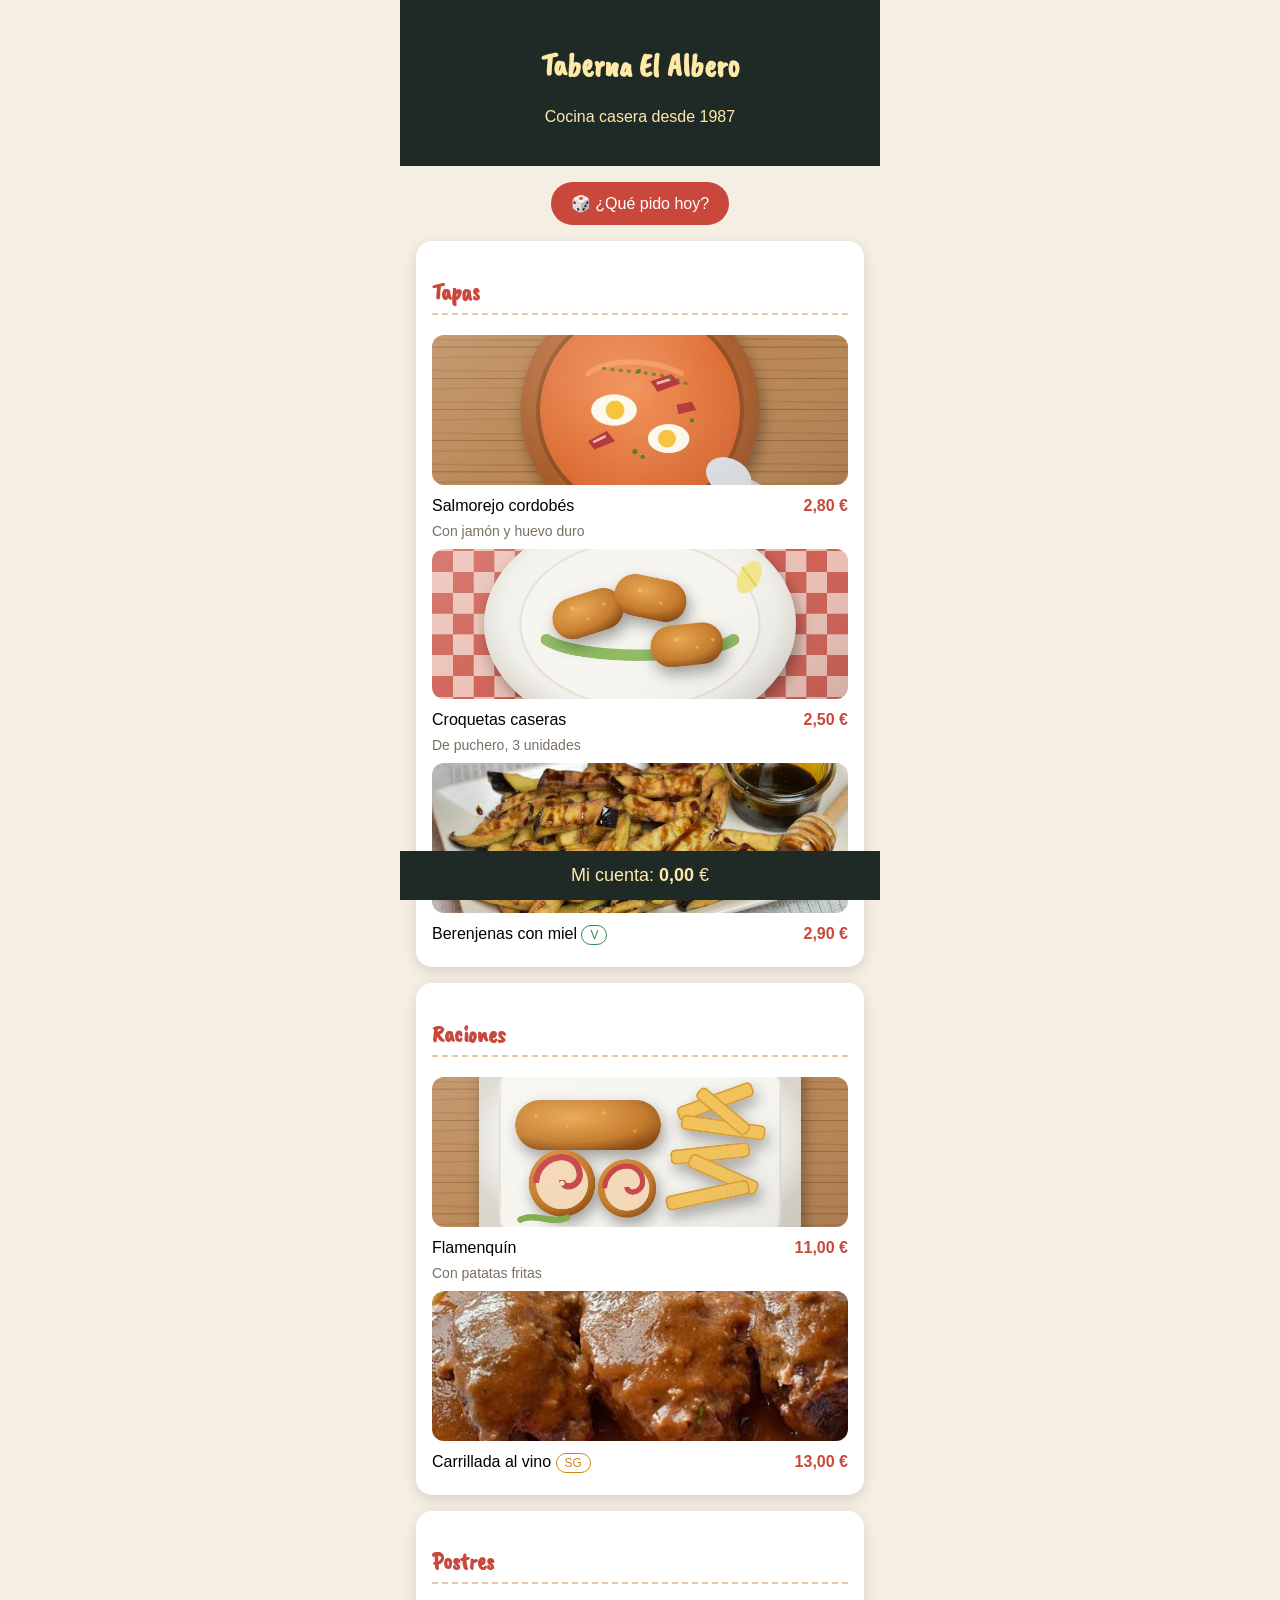
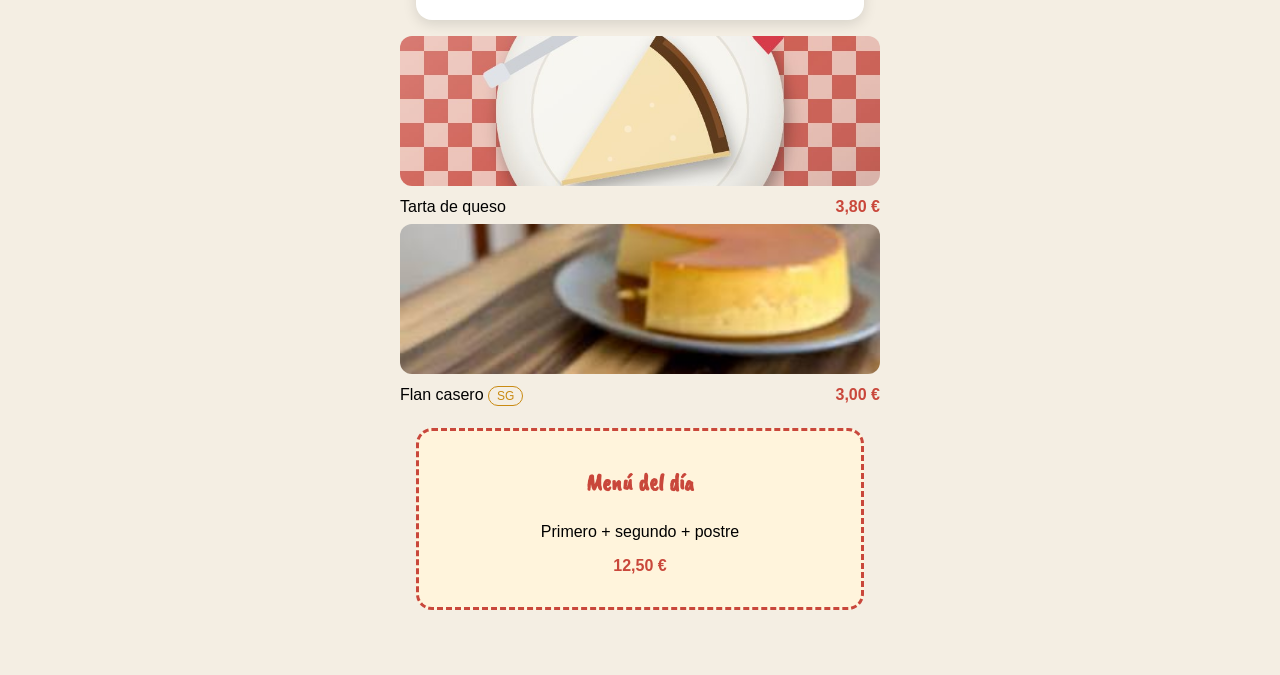
<file: index.html>
<!DOCTYPE html>
<html lang="es">
<head>
  <meta charset="utf-8">
  <meta name="viewport"
        content="width=device-width, initial-scale=1">
  <link rel="stylesheet" href="css/estilo.css"/>
  <title>Taberna El Albero · Carta</title>
  <link rel="stylesheet"
  href="https://fonts.googleapis.com/css2?family=Caveat+Brush">
  <style>
    /* aquí va todo tu CSS */
  
  </style>
</head>
<body>
  <!-- aquí va tu carta -->
  <header>
  <h1>Taberna El Albero</h1>
  <p>Cocina casera desde 1987</p>
</header>
<button id="sorpresa">🎲 ¿Qué pido hoy?</button>
<p id="consejo"></p>
<section>
  <h2>Tapas</h2>
  <img src="salmorejo.jpg"
     alt="Salmorejo cordobés">
     
  <!-- aquí los platos -->
  <div class="plato">
  <span>Salmorejo cordobés</span>
  <span class="precio">2,80 €</span>
</div>
<p class="desc">Con jamón y huevo duro</p>


<img src="croquetas.jpg"
     alt="Croquetas caseras">
<div class="plato">
  <span>Croquetas caseras</span>
  <span class="precio">2,50 €</span>
</div>
<p class="desc">De puchero, 3 unidades</p>
<img src="berenjenas con miel.jpeg"
     alt="Berenjenas con miel">
<div class="plato">
  <span>Berenjenas con miel
     <span class="tag veg">V</span>
  </span>
  <span class="precio">2,90 €</span>
</div>
</section>

<section>
  <h2>Raciones</h2>
  <img src="flamenquin.jpg"
     alt="Flamenquín">
  <div class="plato">
  <span>Flamenquín</span>
  <span class="precio">11,00 €</span>
</div>
<p class="desc">Con patatas fritas</p>
<img src="Carrillada_al_vino.jpeg"
     alt="Carrillada al vino">
<div class="plato">
  <span>Carrillada al vino
  	<span class="tag sg">SG</span>
  </span>
  <span class="precio">13,00 €</span>
</div>
</section>

<section>
  <h2>Postres</h2>
</section>
<img src="tarta.jpg"
     alt="Tarta de queso">
<div class="plato">
  <span>Tarta de queso</span>
  <span class="precio">3,80 €</span>
</div>
 <img src="flan.jpeg"
     alt="Flan Casero">
<div class="plato">
  <span>Flan casero
   <span class="tag sg">SG</span>
  </span>
  <span class="precio">3,00 €</span>
</div>
<div class="menu">
  <h2>Menú del día</h2>
  <p>Primero + segundo + postre</p>
  <p class="precio">12,50 €</p>
</div>
<div id="cuenta">
  Mi cuenta: <b id="total">0,00</b> €
</div>
<script>
  /* aquí va tu JavaScript */
  const platos = document.querySelectorAll(".plato");
const boton = document.getElementById("sorpresa");

boton.onclick = function () {
  const n = Math.floor(Math.random() * platos.length);
  const elegido = platos[n];

  platos.forEach(function (p) {
    p.classList.remove("elegido");
  });
  elegido.classList.add("elegido");

  const nombre = elegido.querySelector("span").textContent;
  document.getElementById("consejo").textContent = "Hoy te recomiendo: " + nombre;
};
let total = 0;

platos.forEach(function (plato) {
  plato.onclick = function () {
    const texto = plato.querySelector(".precio").textContent;
    total = total + parseFloat(texto.replace(",", "."));
    document.getElementById("total").textContent =
      total.toFixed(2).replace(".", ",");
  };
});
</script>
</body>
</html>
</file>
<file: css/estilo.css>
.carta{color:#ffffff}

header {
  background: #1F2A26;
  color: #FFE9A8;
  text-align: center;
  padding: 24px 16px;
}
h2 {
  color: #C9473B;
  border-bottom: 2px dashed #E3C9A8;
  padding-bottom: 6px;
}
.plato {
  display: flex;
  justify-content: space-between;
  padding: 8px 0;
}

.precio {
  font-weight: bold;
  color: #C9473B;
}
.desc {
  color: #7A6F63;
  font-size: 14px;
  margin: 0 0 10px;
}
.tag {
  font-size: 12px;
  padding: 2px 8px;
  border: 1px solid;
  border-radius: 999px;
}
.veg { color: #2E8B57; }
.sg  { color: #C98A12; }
img {
  width: 100%;
  height: 150px;
  object-fit: cover;
  border-radius: 12px;
}
body {
  background: #F4EEE3;
  margin: 0;
}

section {
  background: white;
  margin: 16px;
  padding: 16px;
  border-radius: 16px;
  box-shadow: 0 4px 14px rgba(0,0,0,.12);
}
.menu {
  margin: 16px;
  padding: 16px;
  border: 3px dashed #C9473B;
  border-radius: 16px;
  background: #FFF4DC;
  text-align: center;
}
.menu h2 {
  border: none;
}
body {
  font-family: Arial, sans-serif;
  max-width: 480px;
  margin: 0 auto;
}
h1, h2 {
  font-family: "Caveat Brush", cursive;
}
#sorpresa {
  display: block;
  margin: 16px auto 0;
  padding: 12px 20px;
  border: none;
  border-radius: 999px;
  background: #C9473B;
  color: white;
  font-size: 16px;
}
#consejo {
  text-align: center;
  font-weight: bold;
}
.elegido {
  background: #FFE9A8;
  border-radius: 8px;
}
#cuenta {
  position: sticky;
  bottom: 0;
  background: #1F2A26;
  color: #FFE9A8;
  padding: 14px;
  text-align: center;
  font-size: 18px;
}
.plato {
  cursor: pointer;
}
</file>
